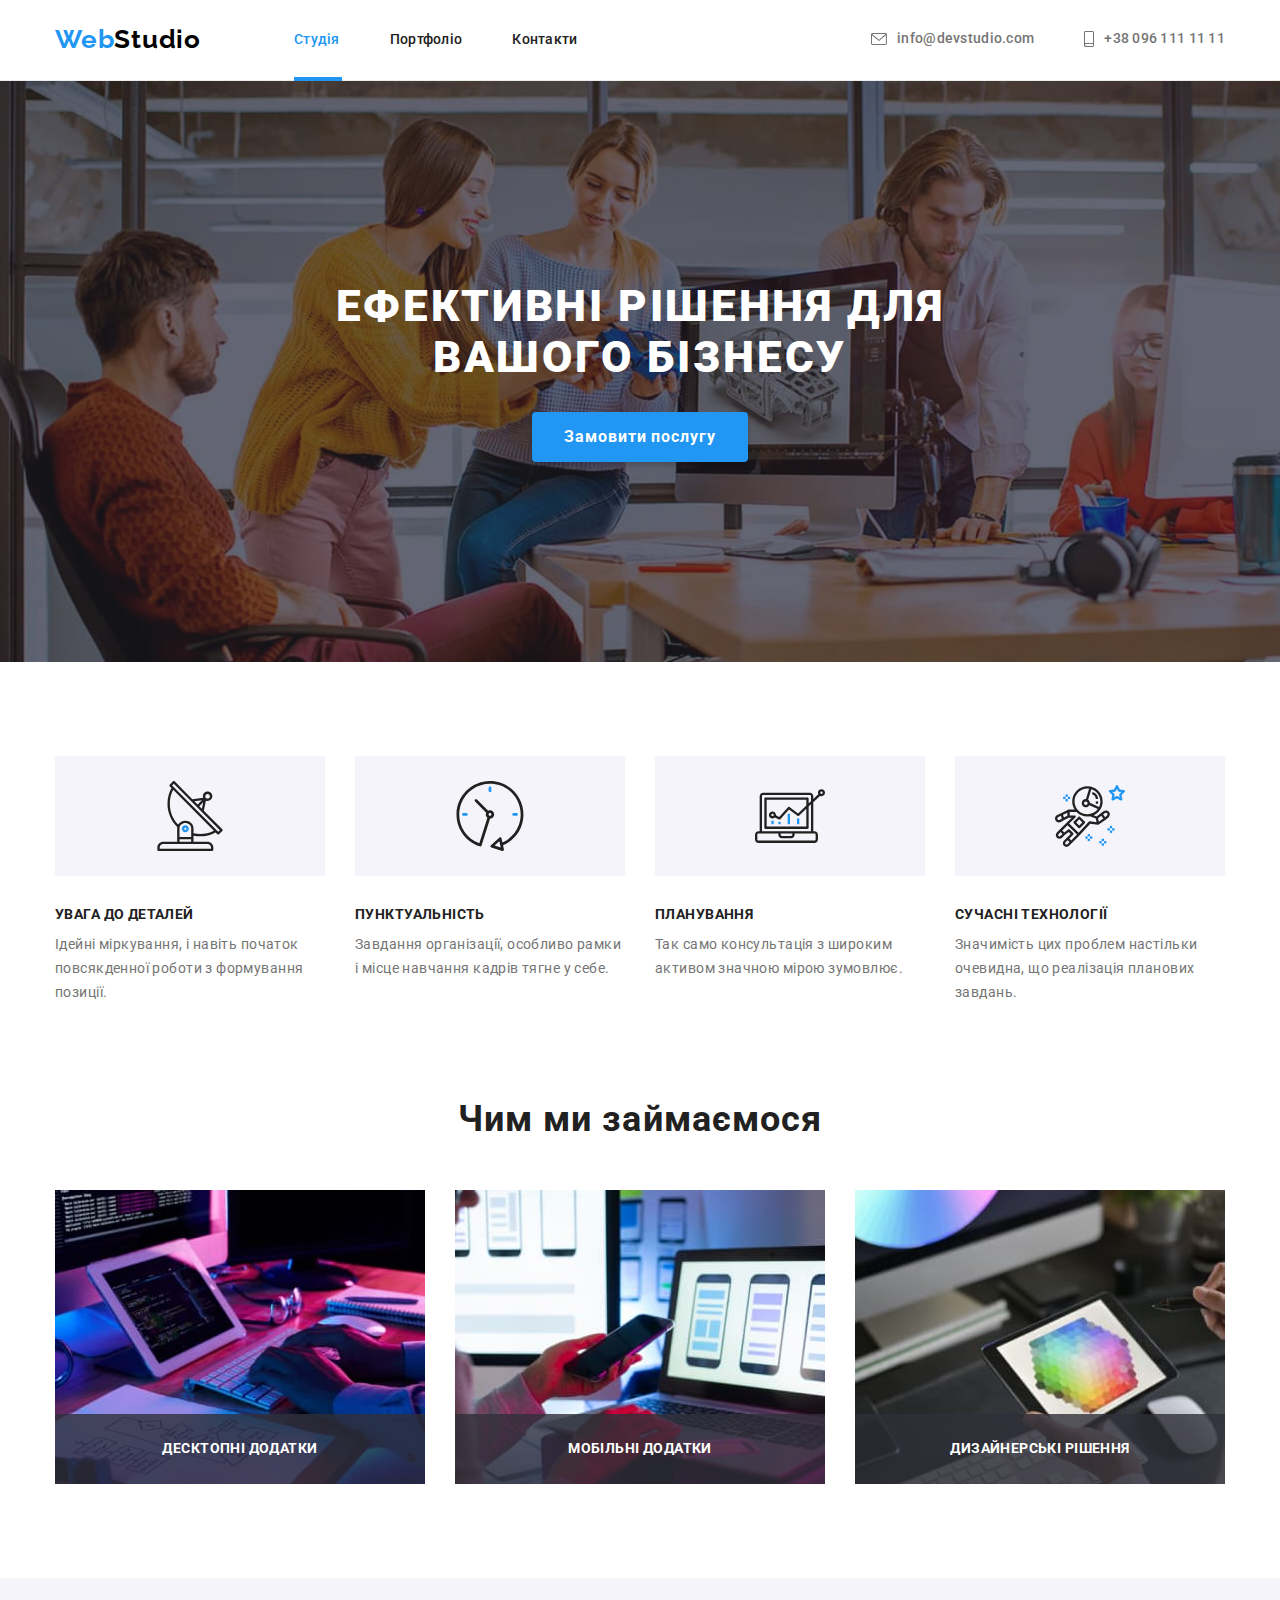
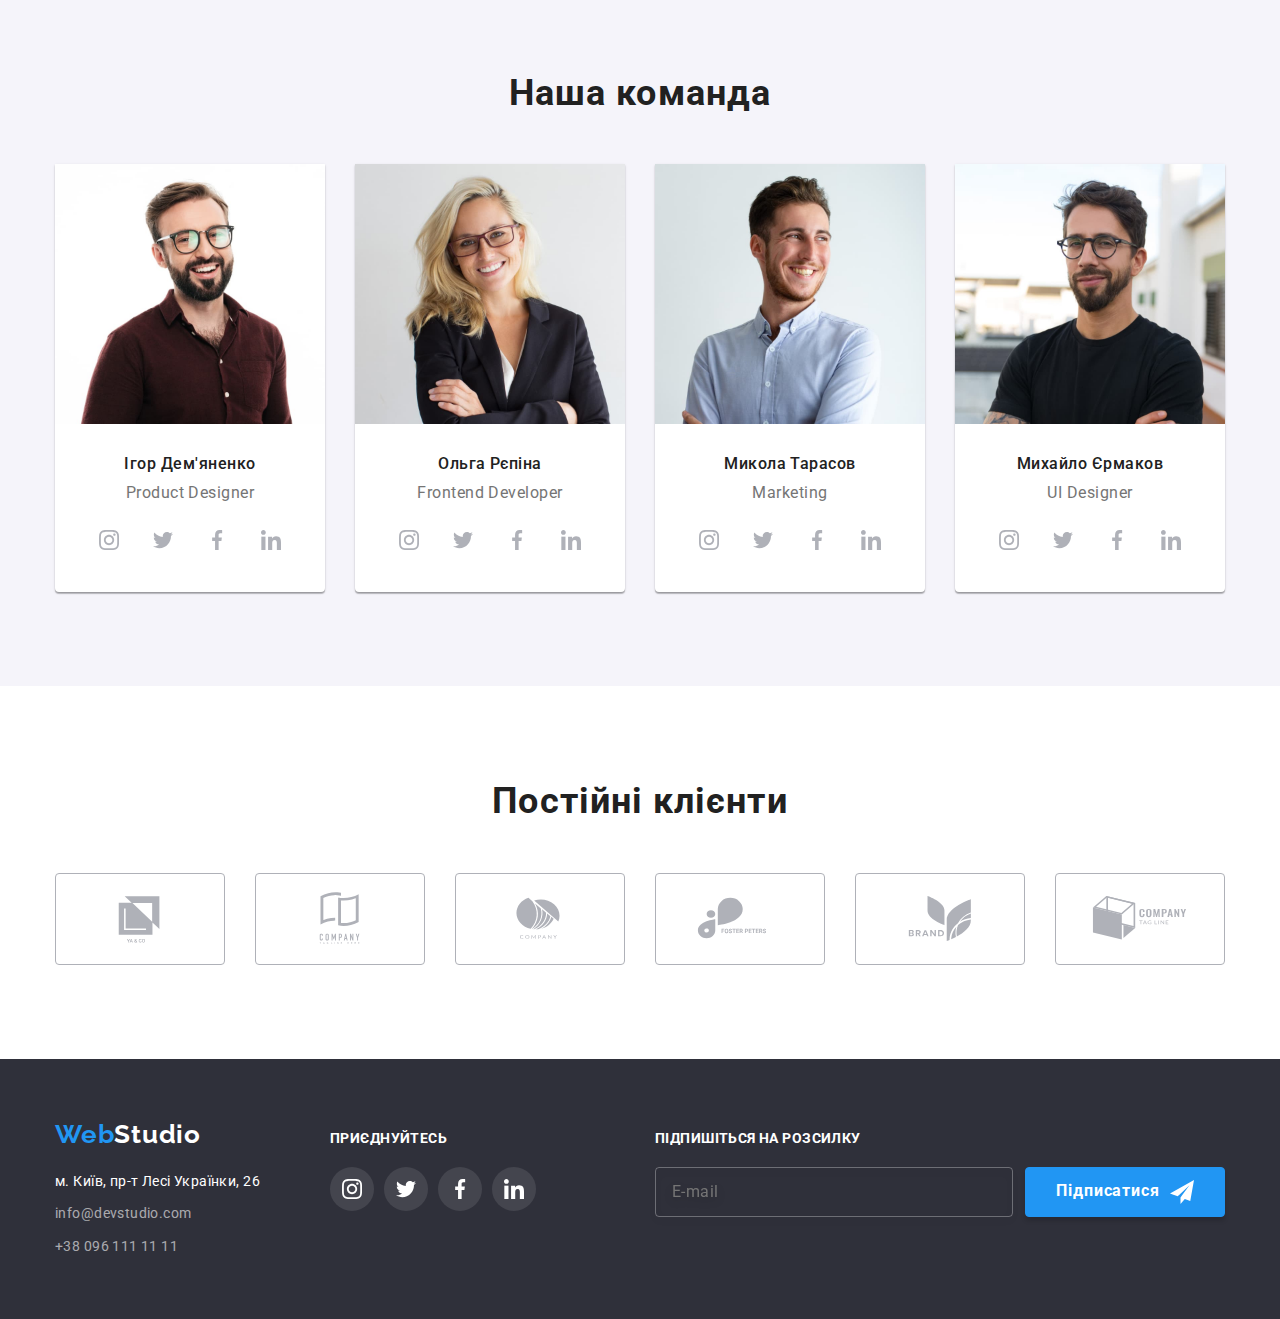
<file: index.html>
<!DOCTYPE html>
<html lang="uk">
<head>
    <meta charset="UTF-8">
    <meta http-equiv="X-UA-Compatible" content="IE=edge">
    <meta name="viewport" content="width=device-width, initial-scale=1.0">
    <title>WebStudio</title>
    <link rel="preconnect" href="https://fonts.googleapis.com">
    <link rel="preconnect" href="https://fonts.gstatic.com" crossorigin>
    <link href="https://fonts.googleapis.com/css2?family=Raleway:wght@700&family=Roboto:wght@400;500;700;900&display=swap" rel="stylesheet">
    <link rel="stylesheet" href="https://cdn.jsdelivr.net/npm/modern-normalize@1.1.0/modern-normalize.min.css">
    <link rel="stylesheet" href="./css/mainstyles.css" />
</head>
<body>
<!-- /* ===================ХЕДЕР ГОЛОВНОЇ СТОРІНКИ==================== */ -->
    <header class="header">
        <div class="container page-header-container">
        <nav class="page-nav">
            <a class="head-web-studio list link" href="./index.html"><span class="first-part">Web</span><span class="second-part">Studio</span></a>
            <ul class="navigation-menu list" >
                <li class="menu-nav-item">
                    <a class="menu-nav-link nav-active link" href="./index.html">Студія</a>
                </li>
                <li class="menu-nav-item">
                    <a class="menu-nav-link link" href="./portofolio.html">Портфоліо</a>
                </li>
                <li class="menu-nav-item">
                    <a class="menu-nav-link link" href="#Контакти">Контакти</a>
                </li>
               
            </ul>
        </nav>
            <!-- контакти -->
                <ul class="contacts-list list">

                    <li class="item-email contact-item">
                        <a class="item-link link" href="mailto:info@devstudio.com"> 
                            <svg aria-label="іконка контактів" class="contact-email-icon"
                            width="16"
                            height="12">
                                <use href="./images/sprite.svg#icon-envelope"></use>
                            </svg>info@devstudio.com
                        </a>
                    </li>
                    <li class="item-tel contact-item">
                        <a class="item-link link" href="tel:+380961111111">
                            <svg aria-label="іконка контактів" class="contact-telephone-icon"
                            width="10"
                            height="16">
                                <use href="./images/sprite.svg#icon-smartphone"></use>
                            </svg>+38 096 111 11 11
                        </a>
                    </li>
                </ul>
        </div>
    </header>
<!----------------========ШАПКА =============-------->
<main>
    <section class="section-decision">
        <div class="container decision">
            <h1 class="title-decision">Ефективні рішення для <br>
                 вашого бізнесу</h1>
                <button data-modal-open class="button-order" type="button">Замовити послугу</button>
        </div>
    </section>

<!-- /* ==========ОСОБЛИВОСТІ=========================== */ -->
    <section class="priorities section">
        <div class="container">
         <h2 class="head-title-priorities">Наші пріоритети</h2>
            <ul class="priorities-list list">
               
                <li class="item-priorities">
                    <div class="features-item">
                            <svg aria-label="іконка пріоритетів" 
                            class="features-icon">
                            <use href="./images/sprite.svg#icon-antenna-1" 
                            width="70"
                            height="70"></use>
                            </svg>
                    </div>
                    <h3 class="title">УВАГА ДО ДЕТАЛЕЙ</h3>
                    <p class="text">Ідейні міркування, і навіть початок повсякденної роботи з формування позиції.</p>
                </li>
                <li class="item-priorities">
                    <div class="features-item">
                            <svg aria-label="іконка пріоритетів" 
                            class="features-icon"
                            width="70"
                            height="70">
                                <use href="./images/sprite.svg#icon-clock-1"></use>
                            </svg>
                    </div>
                    <h3 class="title">ПУНКТУАЛЬНІСТЬ</h3>
                   <p class="text">Завдання організації, особливо рамки і місце навчання кадрів тягне у себе.</p>
                </li>
                <li class="item-priorities">
                    <div class="features-item">
                            <svg aria-label="іконка пріоритетів" 
                            class="features-icon"
                            width="70"
                            height="70">
                                <use href="./images/sprite.svg#icon-diagram-1"></use>
                            </svg>
                    </div>
                    <h3 class="title">ПЛАНУВАННЯ</h3>
                    <p class="text">Так само консультація з широким активом значною мірою зумовлює.</p>
                </li>
                <li class="item-priorities">
                    <div class="features-item">
                            <svg aria-label="іконка пріоритетів" 
                            class="features-icon"
                            width="70"
                            height="70">
                                <use href="./images/sprite.svg#icon-astronaut-1"></use>
                            </svg>
                    </div>
                    <h3 class="title">СУЧАСНІ ТЕХНОЛОГІЇ</h3>
                    <p class="text">Значимість цих проблем настільки очевидна, що реалізація планових завдань.</p>
                </li>
            </ul>
        </div>    
    </section>

<!-- /* =============НАША РОБОТА=============================== */ -->
    <section class="working section">
        <div class="container">
            <h2 class="section-title">Чим ми займаємося</h2>
            <ul class="working-list list">
                <li>
                    <div class="working-space">
                    <img class="working-img" src="./images/computer.jpg" alt="людина працює за комп'ютером" width="370" height="294">
                <p class="working-text">Десктопні додатки</p></div>
                </li>
                <li>
                    <div class="working-space">
                    <img class="working-img" src="./images/tablet.jpg" alt="людина працює за комп'ютером з телефоном" width="370" height="294">
                <p class="working-text">Мобільні додатки</p></div>
                </li>
                <li>
                    <div class="working-space">
                    <img class="working-img" src="./images/telephone.jpg" alt="людина працює з графічним планшетом" width="370" height="294">
                <p class="working-text">Дизайнерські рішення</p></div>
                </li>
            </ul>
        </div>
    </section>
<!-- /* ==================КОМАНДА===================*/ -->
    <section class="team-space section">
        <div class="container">
            <h2 class="section-title">Наша команда</h2>
        <ul class="team-list list">
            <li  class="card">
                    <img src="./images/person4.jpg" 
                    alt="Ігор Дем'яненко">
                <div class="info-team">
                        <h3 class="name"> Ігор Дем'яненко </h3>
                        <p class="position" lang="en">Product Designer</p>
                    <ul class="social-list list">
                        <li class="social-list-item">
                            <a href="" class="social-link-item link">
                                <svg aria-label="іконка-інстаграму" 
                                class="social-icon"
                                >
                                <use href="./images/sprite.svg#icon-instagram-2" width="20"
                                height="20"></use>
                                </svg>
                            </a>
                        </li>
                        <li class="social-list-item">
                            <a href="" class="social-link-item link">
                                <svg aria-label="іконка-твітеру" 
                                class="social-icon"
                                width="20"
                                height="20">
                                <use href="./images/sprite.svg#icon-twitter-1"></use>
                                </svg>
                            </a>
                        </li>
                        <li class="social-list-item">
                            <a href="" class="social-link-item link">
                                <svg aria-label="іконка-фейсбуку" 
                                class="social-icon"
                                width="20"
                                height="20">
                                <use href="./images/sprite.svg#icon-facebook-1"></use>
                                </svg>
                            </a>
                        </li>
                        <li class="social-list-item">
                            <a href="" class="social-link-item link">
                                <svg aria-label="іконка-лінкедін" 
                                class="social-icon"
                                width="20"
                                height="20">
                                <use href="./images/sprite.svg#icon-linkedin-1"></use>
                                </svg>  
                            </a>
                        </li>
                    </ul>
                </div>
                    
                </li>

            <li class="card">
                    <img src="./images/person1.jpg" 
                    alt="Ольга Рєпіна">
                <div class="info-team">
                        <h3 class="name">Ольга Рєпіна</h3> 
                        <p class="position" lang="en">Frontend Developer</p>
                    <ul class="social-list list">
                        <li class="social-list-item link">
                            <a href="" class="social-link-item">
                                <svg aria-label="іконка-інстаграму" class="social-icon"
                                width="20"
                                height="20">
                                <use href="./images/sprite.svg#icon-instagram-2"></use>
                                </svg>
                            </a>
                        </li>
                        <li class="social-list-item">
                            <a href="" class="social-link-item link">
                                <svg aria-label="іконка-твітеру" class="social-icon"
                                width="20"
                                height="20">
                                <use href="./images/sprite.svg#icon-twitter-1"></use>
                                </svg>
                            </a>
                        </li>
                        <li class="social-list-item">
                            <a href="" class="social-link-item link">
                                <svg aria-label="іконка-фейсбуку" class="social-icon"
                                width="20"
                                height="20">
                                <use href="./images/sprite.svg#icon-facebook-1"></use>
                                </svg>
                            </a>
                        </li>
                        <li class="social-list-item">
                            <a href="" class="social-link-item link">
                                <svg aria-label="іконка-лінкедін" class="social-icon"
                                width="20"
                                height="20">
                                <use href="./images/sprite.svg#icon-linkedin-1"></use>
                                </svg>  
                            </a>
                        </li>
                    </ul>
                </div>
            </li>
            <li class="card">
                    <img src="./images/person2.jpg" 
                    alt="Микола Тарасов">
                <div class="info-team">
                        <h3 class="name">Микола Тарасов</h3>
                        <p class="position" lang="en">Marketing</p>
                    <ul class="social-list list">
                        <li class="social-list-item">
                            <a href="" class="social-link-item link">
                                <svg aria-label="іконка-інстаграму" class="social-icon"
                                width="20"
                                height="20">
                                <use href="./images/sprite.svg#icon-instagram-2"></use>
                                </svg>
                            </a>
                        </li>
                        <li class="social-list-item">
                            <a href="" class="social-link-item link">
                                <svg aria-label="іконка-твітеру" class="social-icon"
                                width="20"
                                height="20">
                                <use href="./images/sprite.svg#icon-twitter-1"></use>
                                </svg>
                            </a>
                        </li>
                        <li class="social-list-item">
                            <a href="" class="social-link-item link">
                                <svg aria-label="іконка-фейсбуку" class="social-icon"
                                width="20"
                                height="20">
                                <use href="./images/sprite.svg#icon-facebook-1"></use>
                                </svg>
                            </a>
                        </li>
                        <li class="social-list-item">
                            <a href="" class="social-link-item link">
                                <svg aria-label="іконка-лінкедін" class="social-icon"
                                width="20"
                                height="20">
                                <use href="./images/sprite.svg#icon-linkedin-1"></use>
                                </svg>  
                            </a>
                        </li>
                    </ul>
                </div>
            </li>
            <li class="card">
                    <img src="./images/person3.jpg" 
                    alt="Михайло Єрмаков">
                <div class="info-team">
                        <h3 class="name">Михайло Єрмаков</h3>
                        <p class="position" lang="en">UI Designer</p>
                    <ul class="social-list list">
                        <li class="social-list-item">
                            <a href="" class="social-link-item link">
                                <svg aria-label="іконка-інстаграму" class="social-icon"
                                width="20"
                                height="20">
                                <use href="./images/sprite.svg#icon-instagram-2"></use>
                                </svg>
                            </a>
                        </li>
                        <li class="social-list-item">
                            <a href="" class="social-link-item link">
                                <svg aria-label="іконка-твітеру" class="social-icon"
                                width="20"
                                height="20">
                                <use href="./images/sprite.svg#icon-twitter-1"></use>
                                </svg>
                            </a>
                        </li>
                         <li class="social-list-item">
                            <a href="" class="social-link-item link">
                                <svg aria-label="іконка-фейсбуку" class="social-icon"
                                width="20"
                                height="20">
                                <use href="./images/sprite.svg#icon-facebook-1"></use>
                                </svg>
                            </a>
                        </li>
                        <li class="social-list-item">
                            <a href="" class="social-link-item link">
                                <svg aria-label="іконка-лінкедін" class="social-icon"
                                width="20"
                                height="20">
                                <use href="./images/sprite.svg#icon-linkedin-1"></use>
                                </svg>  
                            </a>
                        </li>
                    </ul>
                </div>  
                    
            </li>
        </ul>
          
        </div>  
    </section>
<!-- ================ПОСТІЙНІ КЛІЄНТИ========================== -->
<section class="section">
    <div class="container">
        <h2 class="section-title">Постійні клієнти</h2>
        <ul class="customer-list list">
            <li class="customer-list-item">
                <a class="customer-link-item link" href="">
                    <svg aria-label="іконки постійних клієнтів" class="customer-icon"
                    width="106"
                    height="60">
                        <use href="./images/sprite.svg#icon-Logo"></use>
                    </svg>
                </a>
            </li>
            <li class="customer-list-item">
                <a class="customer-link-item link" href="">
                <svg aria-label="іконки постійних клієнтів" class="customer-icon"
                width="106"
                    height="60">
                    <use href="./images/sprite.svg#icon-Logo-1"></use>
                </svg>
                </a>

            </li>
            <li class="customer-list-item">    
                <a class="customer-link-item link" href="">
                <svg aria-label="іконки постійних клієнтів" class="customer-icon"
                width="106"
                height="60">
                    <use href="./images/sprite.svg#icon-Logo-2"></use>
                </svg>
                </a>

            </li>
            <li class="customer-list-item">
                <a class="customer-link-item link" href="">
                <svg aria-label="іконки постійних клієнтів" class="customer-icon"
                width="106"
                height="60">
                    <use href="./images/sprite.svg#icon-Logo-3"></use>
                </svg>
                </a>

            </li>
            <li class="customer-list-item">
                <a class="customer-link-item link" href="">
                <svg aria-label="іконки постійних клієнтів" class="customer-icon"
                width="106"
                    height="60">
                    <use href="./images/sprite.svg#icon-Logo-4"></use>
                </svg>
                </a>

            </li>
            <li class="customer-list-item">
                <a class="customer-link-item link" href="">
                <svg aria-label="іконки постійних клієнтів" class="customer-icon"
                width="106"
                    height="60">
                    <use href="./images/sprite.svg#icon-Logo-5"></use>
                </svg>
                </a>

            </li>
        </ul>
    </div>
</section>
<!-- ================ПОСТІЙНІ КЛІЄНТИ========================== -->
</main>
<!-- /* ==============ФУТЕР================================ */-->
    <footer class="footer">
        <div class="container footer-block">
            <address class="fotter-a">
                <a class="footer-web-studio link" href="./index.html"><span class="f-first-part">Web</span><span class="f-second-part">Studio</span></a>
                <ul class="f-contact-list list">
                    <li class="f-contact">
                        <a class=" geo link" href="https://goo.gl/maps/CPtrU1FHBa2aNyZL9" target="_blank" rel="noopener noreferrer nofollow">м. Київ, пр-т Лесі Українки, 26</a>
                    </li>
                    <li class="f-contact">
                        <a class=" bottom-contacts link" href="malito:info@devstudio.com">info@devstudio.com</a>
                    </li>
                    <li class="f-contact">
                        <a class=" bottom-contacts link" href="tel:+380961111111">+38 096 111 11 11</a>
                    </li>
            
                </ul>
            </address>
         <div class="social-media">
            <h3 class="social-title">Приєднуйтесь</h3>
            <ul class="footer-social-list list">
                <li class="footer-social-list-item">
                    <a href="" class="footer-social-link-item link">
                        <svg aria-label="іконка-інстаграму" class="footer-social-icon"
                        width="20"
                        height="20">
                        <use href="./images/sprite.svg#icon-instagram-2"></use>
                        </svg>
                    </a>
                </li>
                <li class="footer-social-list-item">
                    <a href="" class="footer-social-link-item link">
                        <svg aria-label="іконка-твітеру" class="footer-social-icon" 
                        width="20"
                        height="20">
                        <use href="./images/sprite.svg#icon-twitter-1"></use>
                        </svg>
                    </a>
                </li>
                 <li class="footer-social-list-item">
                    <a href="" class="footer-social-link-item link">
                        <svg aria-label="іконка-фейсбуку" class="footer-social-icon" 
                        width="20"
                        height="20">
                        <use href="./images/sprite.svg#icon-facebook-1"></use>
                        </svg>
                    </a>
                </li>
                <li class="footer-social-list-item">
                    <a href="" class="footer-social-link-item link">
                        <svg aria-label="іконка-лінкедін" class="footer-social-icon"
                        width="20"
                        height="20">
                        <use href="./images/sprite.svg#icon-linkedin-1"></use>
                        </svg>  
                    </a>
                </li>
            </ul>
            </div>
            <div class="subscribtion">
                    <p class="title-subscribtion">Підпишіться на розсилку</p>
                    <form class="form-subscribtion">
                        <label class="form-field-subscr">
                            <input type="email"
                            class="input-subscr"
                            placeholder="E-mail"
                            required>
                        </label>
                        <button class="btn-subscr" type="submit">
                                Підписатися 
                                <svg class="icon-subscr">
                                    <use href="./images/sprite.svg#icon-send" ></use>
                                </svg>
                        </button>
                    </form>
            </div>  
        </div>
    </footer>
    <div class="backdrop is-hidden" data-modal>
        <div class="modal">
            <button type="button" class="modal-close-btn" data-modal-close>
                <svg class="modal-close-icon" width="18" height="18">
                    <use class="icon-close" 
                    href="./images/sprite.svg#icon-close-black"  ></use>
                </svg>
            </button>
            <p class="modal-form-title">Залиште свої дані, ми вам передзвонимо</p>
            <form  class="modal-form">
                <label  class="modal-form-field">
                    <span class="modal-tip">Ім'я</span>
                    <span class="modal-form-input-wrapper">
                        <input type="text" 
                        class="modal-input" 
                        required
                        pattern="[a-zA-Zа-яА-ЯіІїЇ]+" 
                        name="user-name">
                        <svg aria-label="Модальна іконка форми" 
                        class="modal-input-icon"
                        width="18"
                        height="18">
                            <use href="./images/sprite.svg#icon-person-black" ></use>
                        </svg>
                </span>
                </label>
                <label  class="modal-form-field">
                    <span class="modal-tip">Телефон</span>
                    <span class="modal-form-input-wrapper"> 
                        <input type="tel" 
                        class="modal-input" 
                        required pattern="[0-9]{3}-[0-9]{3}-[0-9]{2}-[0-9]{2}"
                        name="user-phone"
                        title="xxx-xxx-xx-xx">
                        <svg aria-label="Модальна іконка форми" 
                        class="modal-input-icon"
                        width="18"
                        height="18">
                            <use href="./images/sprite.svg#icon-phone-black"></use>
                        </svg>
                    </span>
                </label>  
                
                <label  class="modal-form-field">
                    <span class="modal-tip">Пошта</span>
                    <span class="modal-form-input-wrapper">
                        <input type="email"
                        class="modal-input"
                        name="user-email">
                        <svg aria-label="Модальна іконка форми"
                        class="modal-input-icon"
                        width="18"
                        height="18">
                            <use href="./images/sprite.svg#icon-email-black"></use>
                        </svg>
                    </span>
                    
                </label>
                <label  class="modal-form-field">
                    <span class="modal-tip">Коментар</span>
                    <textarea name="user-message"  
                    class="modal-form-message"
                    placeholder="Введіть текст" ></textarea>
                </label>
                <label  class="modal-form-checkbox-field">
                    <input type="checkbox" 
                    name="user-policy"
                    class="modal-input-checkbox" required>
                    <svg class="checkbox-icon"
                    aria-label="Галочка для чекбокса">
                        <use class="check-icon-mark"
                        href="./images/sprite.svg#icon-icon-check">

                        </use>
                    </svg>
                    Погоджуюся з розсилкою та приймаю 
                    <a class="modal-input-chexbox-link" href="">Умови договору</a> 
                </label>
                <button type="submit" class="modal-form-submit">Відправити</button>
            </form>
        </div>
    </div>
    <script src="./js/modal.js"></script>
</body>
</html>
</file>
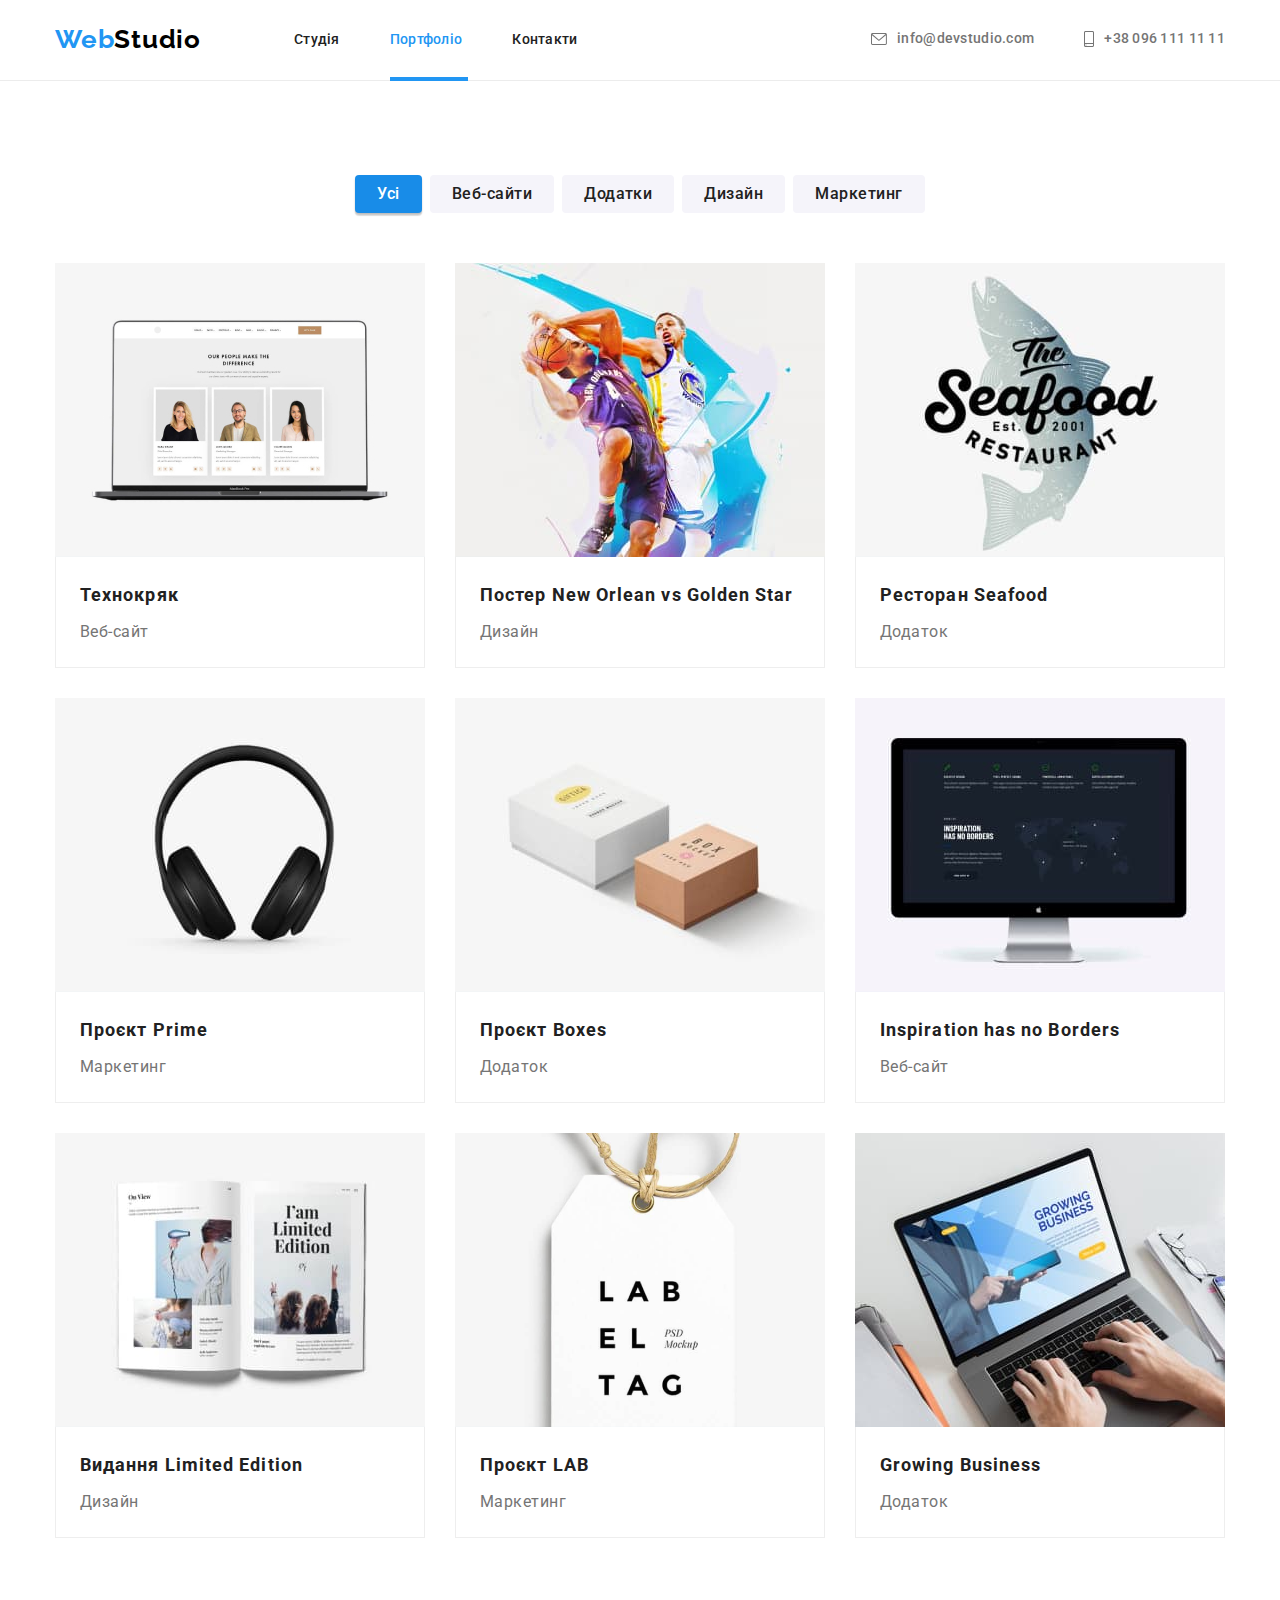
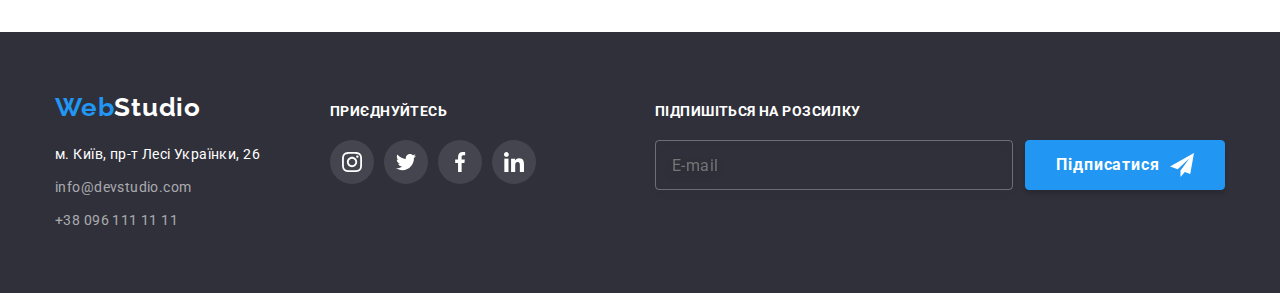
<file: portofolio.html>
<!DOCTYPE html>
<html lang="en">
<head>
    <meta charset="UTF-8">
    <meta http-equiv="X-UA-Compatible" content="IE=edge">
    <meta name="viewport" content="width=device-width, initial-scale=1.0">
    <title>Portofolio</title>
    <link rel="preconnect" href="https://fonts.googleapis.com">
    <link rel="preconnect" href="https://fonts.gstatic.com" crossorigin>
    <link href="https://fonts.googleapis.com/css2?family=Raleway:wght@700&family=Roboto:wght@400;500;700;900&display=swap" rel="stylesheet">
    <link rel="stylesheet" href="https://cdn.jsdelivr.net/npm/modern-normalize@1.1.0/modern-normalize.min.css">
    <link rel="stylesheet" href="./css/mainstyles.css">
</head>
<body>
<!-- /* ===========ХЕДЕР ПОРТФОЛІО================== */ -->
    <header class="header">
        <div class="container page-header-container">
            <nav class="page-nav">
                <a class="head-web-studio link" href="./index.html"><span class="first-part">Web</span><span class="second-part">Studio</span></a>
                <ul class="navigation-menu list">
                    <li class="menu-nav-item">
                        <a class="menu-nav-link link" href="./index.html">Студія</a>
                    </li>
                    <li class="menu-nav-item">
                        <a class="menu-nav-link nav-active f-nav-active link" href="./portofolio.html">Портфоліо</a>
                    </li>
                    <li class="menu-nav-item">
                        <a class="menu-nav-link link" href="#">Контакти</a>
                    </li>
                
                </ul>
                
            </nav>
            <ul class="contacts-list list">
              
                <li class="item-email item-contact">
                     <a href="mailto:info@devstudio.com" class="item-link link">
                        <svg aria-label="іконка контактів" class="contact-email-icon ">
                            <use href="./images/sprite.svg#icon-envelope"></use>
                        </svg>info@devstudio.com
                    </a>
                </li>
                <li class="item-link item-contact">
                     <a href="tel:+380961111111" class="item-link link">
                        <svg aria-label="іконка контактів" class="contact-telephone-icon">
                            <use href="./images/sprite.svg#icon-smartphone"></use>
                        </svg>+38 096 111 11 11
                    </a>
                </li>
            </ul>
            </div>
        </header>
    <main>
        <section class="section">
            <div class="container">
<!-- /* ============КНОПКИ ФІЛЬТРІВ============================== */ -->
                    <ul class="btn-filter list">
                        <li>
                            <button class="button current" type="button">Усі</button>
                        </li>
                        <li>
                            <button class="button" type="button">Веб-сайти</button>
                        </li>
                        <li>
                            <button class="button" type="button">Додатки</button>
                        </li>
                        <li>
                            <button class="button" type="button">Дизайн</button>
                        </li>
                        <li>
                            <button class="button" type="button">Маркетинг</button>
                        </li>
                    </ul> 
<!-- /* ===========ФОТО ПРОЄКТІВ======================== */ -->
                <h1 class="title-projects">Приклади проєктів</h1>
                <ul class="project-list list">
                    <li class="card-project">
                    <a class="card-project-link link" href=""> 
                        <div class="img-overlay">
                            <img src="./images/img (2).jpg" 
                            alt="технокряк">
                            <p class="overlay">Ресурс пропонує комплексні пропозиції
                                з різним рівнем функціоналу та сервісів. 
                                Все це дозволить відвідувачу отримати вичерпні
                                відомості про компанію чи приватну особу.</p>
                        </div>
                        <div class="info-project">
                            <h2 class="h-project">Технокряк</h2>
                            <p class="text-project">Веб-сайт</p>
                        </div>
                    </a>
                    </li>
                    <li class="card-project">
                        <a class="card-project-link link" href="">
                            <div class="img-overlay">
                                <img src="./images/img (2) (1).jpg" 
                            alt="постер">
                            <p class="overlay">Ресурс пропонує комплексні пропозиції
                            з різним рівнем функціоналу та сервісів. 
                            Все це дозволить відвідувачу отримати вичерпні
                            відомості про компанію чи приватну особу.</p>
                        </div>
                        <div class="info-project">
                            <h2 class="h-project">Постер New Orlean vs Golden Star</h2>
                            <p class="text-project">Дизайн</p>
                        </div></a>
                    </li>
                    <li class="card-project">
                        <a class="card-project-link link" href="">
                            <div class="img-overlay">
                            <img src="./images/img (3).jpg" 
                        alt="ресторан">
                        <p class="overlay">Ресурс пропонує комплексні пропозиції
                            з різним рівнем функціоналу та сервісів. 
                            Все це дозволить відвідувачу отримати вичерпні
                            відомості про компанію чи приватну особу.</p>
                        </div>
                        <div class="info-project">
                            <h2 class="h-project">Ресторан Seafood</h2>
                            <p class="text-project">Додаток</p>
                        </div></a>
                    </li>
                    <li class="card-project">
                        <a class="card-project-link link" href="">
                            <div class="img-overlay">
                                <img src="./images/img (4).jpg" 
                        alt="проєкт прайм">
                        <p class="overlay">Ресурс пропонує комплексні пропозиції
                            з різним рівнем функціоналу та сервісів. 
                            Все це дозволить відвідувачу отримати вичерпні
                            відомості про компанію чи приватну особу.</p></div>
                        <div class="info-project">
                            <h2 class="h-project">Проєкт Prime</h2>
                            <p class="text-project">Маркетинг</p>
                        </div></a>
                    </li>
                    <li class="card-project">
                        <a class="card-project-link link" href="">
                            <div class="img-overlay">
                                <img src="./images/img (5).jpg" 
                        alt="проєкт бокс">
                        <p class="overlay">Ресурс пропонує комплексні пропозиції
                            з різним рівнем функціоналу та сервісів. 
                            Все це дозволить відвідувачу отримати вичерпні
                            відомості про компанію чи приватну особу.</p></div>
                        <div class="info-project">
                            <h2 class="h-project">Проєкт Boxes</h2>
                            <p class="text-project">Додаток</p>
                        </div></a>
                    </li>
                    <li class="card-project">
                        <a class="card-project-link link" href="">
                            <div class="img-overlay"><img src="./images/img (6).jpg" 
                        alt="проєкт натхнення немає кордонів">
                        <p class="overlay">Ресурс пропонує комплексні пропозиції
                            з різним рівнем функціоналу та сервісів. 
                            Все це дозволить відвідувачу отримати вичерпні
                            відомості про компанію чи приватну особу.</p></div>
                        <div class="info-project">
                            <h2 class="h-project">Inspiration has no Borders</h2>
                            <p class="text-project">Веб-сайт</p>
                        </div></a>
                    </li>
                    <li class="card-project">
                        <a class="card-project-link link" href="">
                            <div class="img-overlay"><img src="./images/img (1)2.jpg" 
                        alt="лімітоване видання">
                        <p class="overlay">Ресурс пропонує комплексні пропозиції
                            з різним рівнем функціоналу та сервісів. 
                            Все це дозволить відвідувачу отримати вичерпні
                            відомості про компанію чи приватну особу.</p></div>
                        <div class="info-project">
                            <h2 class="h-project">Видання Limited Edition</h2>
                            <p class="text-project">Дизайн</p>
                        </div></a>
                    </li>
                    <li class="card-project">
                        <a class="card-project-link link" href="">
                            <div class="img-overlay"><img src="./images/img.png" 
                        alt="проєкт з маркетингу">
                        <p class="overlay">Ресурс пропонує комплексні пропозиції
                            з різним рівнем функціоналу та сервісів. 
                            Все це дозволить відвідувачу отримати вичерпні
                            відомості про компанію чи приватну особу.</p></div>
                        <div class="info-project">
                            <h2 class="h-project">Проєкт LAB</h2>
                            <p class="text-project">Маркетинг</p>
                        </div></a>
                    </li>
                    <li class="card-project">
                        <a class="card-project-link link" href="">
                            <div class="img-overlay"><img src="./images/img (1).jpg" 
                        alt="додаток для росту бізнесу">
                        <p class="overlay">Ресурс пропонує комплексні пропозиції
                            з різним рівнем функціоналу та сервісів. 
                            Все це дозволить відвідувачу отримати вичерпні
                            відомості про компанію чи приватну особу.</p></div>
                        <div class="info-project">
                            <h2 class="h-project">Growing Business</h2>
                            <p class="text-project">Додаток</p>
                        </div></a>
                    </li>

                </ul>
            </div>
       </section>
    </main>
<!-- /* ====================ФУТЕР ПОРТФОЛІО============*/ -->
    <footer class="footer">
        <div class="container footer-block">
            <address class="fotter-a">
                <a class="footer-web-studio link" href="./index.html"><span class="f-first-part">Web</span><span class="f-second-part">Studio</span></a>
                <ul class="f-contact-list list">
                    <li class="f-contact">
                        <a class=" geo link" href="https://goo.gl/maps/CPtrU1FHBa2aNyZL9" target="_blank" rel="noopener noreferrer nofollow">м. Київ, пр-т Лесі Українки, 26</a>
                    </li>
                    <li class="f-contact">
                        <a class=" bottom-contacts link" href="malito:info@devstudio.com">info@devstudio.com</a>
                    </li>
                    <li class="f-contact">
                        <a class=" bottom-contacts link" href="tel:+380961111111">+38 096 111 11 11</a>
                    </li>
            
                </ul>
            </address>
         <div class="social-media">
            <h3 class="social-title">Приєднуйтесь</h3>
            <ul class="footer-social-list list">
                <li class="footer-social-list-item">
                    <a href="" class="footer-social-link-item link">
                        <svg aria-label="іконка-інстаграму" class="footer-social-icon"
                        width="20"
                        height="20">
                        <use href="./images/sprite.svg#icon-instagram-2"></use>
                        </svg>
                    </a>
                </li>
                <li class="footer-social-list-item">
                    <a href="" class="footer-social-link-item link">
                        <svg aria-label="іконка-твітеру" class="footer-social-icon"
                        width="20"
                        height="20">
                        <use href="./images/sprite.svg#icon-twitter-1"></use>
                        </svg>
                    </a>
                </li>
                 <li class="footer-social-list-item">
                    <a href="" class="footer-social-link-item link">
                        <svg aria-label="іконка-фейсбуку" class="footer-social-icon"
                        width="20"
                        height="20">
                        <use href="./images/sprite.svg#icon-facebook-1"></use>
                        </svg>
                    </a>
                </li>
                <li class="footer-social-list-item">
                    <a href="" class="footer-social-link-item link">
                        <svg aria-label="іконка-лінкедін" class="footer-social-icon"
                        width="20"
                        height="20">
                        <use href="./images/sprite.svg#icon-linkedin-1"></use>
                        </svg>  
                    </a>
                </li>
            </ul>
        </div>
        <div class="subscribtion">
            <p class="title-subscribtion">Підпишіться на розсилку</p>
            <form class="form-subscribtion">
                <label class="form-field-subscr">
                    <input type="email"
                    class="input-subscr"
                    placeholder="E-mail"
                    required>
                </label>
                <button class="btn-subscr" type="submit">
                        Підписатися
                        <svg class="icon-subscr">
                            <use href="./images/sprite.svg#icon-send" ></use>
                        </svg>
                </button>
            </form>
    </div> 
    </div>
    </footer>
    
</body>
</html>
</file>
<file: css/mainstyles.css>
/* ===============КОНСТАНТИ============================ */
:root {
    --primary-font: 'Roboto', sans-serif;
    --secondary-font: 'Raleway', sans-serif;
    --color-white: #ffff;
    --color-light-blue: #2196F3;
    --color-dark-blue: #188CE8;
    --color-dark: #212121;
    --color-light-grey: #757575;
    --color-dark-grey: #2F303A;
    --letter-spacing-normal: 0.03em;
    --color-social-icon: #AFB1B8;
    --transition-dur-and-func: 250ms linear;

}
.link {
    text-decoration: none;
}
.list {
    list-style: none;
}
img {
    display: block;
    max-width: 100%;
    height: auto;
}
button {
    cursor: pointer;
}
h1,
h2,
h3,
h4,
p {
    margin-top: 0;
    margin-bottom: 0;
}
ul {
    margin-top: 0;
    margin-bottom: 0;
    padding-left: 0;
}
.container {
    width: 1200px;
    margin-left: auto;
    margin-right: auto;
    padding-left: 15px;
    padding-right: 15px;
}

/* =============СТУДІЯ============================= */


/* ===================ХЕДЕР ГОЛОВНОЇ СТОРІНКИ==================== */

.page-header-container {
    display: flex; 
    align-items: center; 
    justify-content: space-between;
   
}
.page-nav {
    display: flex;
    align-items: center;
}
.header {
    background-color: var(--color-white);
    padding-top: 24px;
    padding-bottom: 25px;
}

.head-web-studio {
    font-family: var(--secondary-font);
    font-weight: 700;
    font-style: normal;
    font-size: 26px;
    line-height: 1.19;
    letter-spacing: var(--letter-spacing-normal);
    margin-right: 93px;
}
.first-part {
    color: var(--color-light-blue);
}
.second-part {
    color: #000000 ;
}
.navigation-menu {
    display: flex;
    column-gap: 50px;
}
.menu-nav-link {
    font-family: var(--primary-font);
    font-weight: 500;
    font-size: 14px;
    line-height: 1.14;
    letter-spacing: 0.02em;
    color: var(--color-dark);
    transition: color var(--transition-dur-and-func);
}
.menu-nav-link:hover { color:var(--color-dark-blue)}
.menu-nav-link:focus { color:var(--color-dark-blue)} 
/* для обох сторінок */

.nav-active {
    color: var(--color-light-blue);
}

.nav-active::after {
    content: "";
    position: absolute;
    display: block;
    width: 48px;
    height: 4px;
    background: var(--color-light-blue);
    margin-left: auto;
    margin-right: auto;
    margin-top: 28px;
}

/* контакти */
.contacts-list {
    display: flex;
}


.item-email {
    margin-right: 50px;
}
.item-link {
    display: flex;
    align-items: center; 
    font-family: var(--primary-font);
    color: var(--color-light-grey);
    font-weight: 500;
    font-size: 14px;
    line-height: 1.14;
    letter-spacing: 0.02em;
    transition: color var(--transition-dur-and-func);
}
.item-link:hover, 
.item-link:focus { color:var(--color-dark-blue)}

.item-link-icon {
   margin-right: 10px;
}
.item-link:hover .contact-email-icon,
.item-link:focus .contact-email-icon {
    fill: var(--color-light-blue)
}
.item-link:hover .contact-telephone-icon,
.item-link:focus .contact-telephone-icon {
    fill: var(--color-light-blue)
}

.contact-email-icon {
    width: 16px;
    height: 12px;
    fill: var(--color-light-grey);
    margin-right: 10px;
    transition: fill var(--transition-dur-and-func);
}
.contact-telephone-icon {
    width: 10px;
    height: 16px;
    fill: var(--color-light-grey);
    margin-right: 10px;
    transition: fill var(--transition-dur-and-func);
}

/* =========ХЕДЕР ГОЛОВНОЇ СТОРІНКИ=================*/
    
 /* ======================МЕЙН================== */
    
/* ===================ШАПКА==================== */
.section-decision {  
    color: var(--color-white);
    font-family: var(--primary-font);
    padding-top: 200px;
    padding-bottom: 200px;
    display: block;
    text-align: center;
    background-image: linear-gradient(rgba(47, 48, 58, 0.4),
     rgba(47, 48, 58, 0.4)), 
    url("../images/background-header.jpg");
    background-size: cover;
    background-color: var(--color-dark-grey);
    max-width: 1600px; 
    margin: 0 auto; 
}

.title-decision {
    font-family: var(--primary-font);
    font-weight: 900;
    font-size: 44px;
    letter-spacing: 0.06em;
    text-transform: uppercase;
    margin-bottom: 30px;
}
.button-order {
    background-color: var(--color-light-blue);
    color: var(--color-white);
    font-family: var(--primary-font);
    font-weight: 700;
    font-size: 16px;
    line-height: 1.88;
    letter-spacing: 0.06em;
    box-shadow: 0px 4px 4px rgba(0, 0, 0, 0.15);
    border-radius: 4px;
    border: 0;
    padding-top: 10px;
    padding-left: 32px;
    padding-bottom: 10px;
    padding-right: 32px;
    transition: background-color var(--transition-dur-and-func);
}
    .button-order:hover,
    .button-order:focus {
     background-color:var(--color-dark-blue); }
/* ===================ШАПКА==================== */

/* ==========ОСОБЛИВОСТІ=========================== */

.head-title-priorities, 
.visually-hidden {
    position: absolute;
    white-space: nowrap;
    width: 1px;
    height: 1px;
    overflow: hidden;
    border: 0;
    padding: 0;
    clip: rect(0 0 0 0);
    clip-path: inset(50%);
    margin: -1px;
}
    
.features-item {
    background-color: #F5F4FA;
    display: flex;
    align-items: center;
    justify-content: center;
    width: 270px;
    height: 120px;
    margin-bottom: 30px;
}
.features-icon {
    width: 70px;
    height: 70px;
}

.priorities {
    font-family: var(--primary-font);
    font-size: 14px;
    letter-spacing: var(--letter-spacing-normal);
}
    
.priorities-list {
    display: flex;
    flex-wrap: wrap;
    column-gap: 30px;
}
.item-priorities {
    flex-basis: calc((100% - 90px) / 4);
}
.title {   
    font-size: 14px;
    font-weight: 700;
    line-height: 16px;
    text-transform: uppercase;
    color: var(--color-dark);
}
.text {   
    line-height: 24px;            
    color: var(--color-light-grey);
    margin-top: 10px;
}
/* ==========ОСОБЛИВОСТІ=========================== */



/* =============НАША РОБОТА=============================== */

.section {
    padding-top: 94px;
    padding-bottom: 94px;
}
.working {
    padding-top: 0;
}

.section-title {
    font-family: var(--primary-font);
    font-weight: 700;
    font-size: 36px;
    line-height: 1.17;
    text-align: center;
    letter-spacing: var(--letter-spacing-normal);
    color: var(--color-dark);
    margin-bottom: 50px;
}
.working-list {
    display: flex;
    justify-content: space-between;
}
.working-space {
    position: relative;
}
.working-text {
    display: flex;
    justify-content: center;
    padding-top: 27px;
    padding-bottom: 27px;
    background: rgba(47, 48, 58, 0.8);
    font-family: var(--primary-font);
    font-weight: 700;
    font-size: 14px;
    line-height: 1.14;
    letter-spacing: var(--letter-spacing-normal);
    text-transform: uppercase;
    color: var(--color-white);
    position: absolute;
    bottom: 0;
    left: 0; 
    width: 100%;
    

}
/* =============НАША РОБОТА=============================== */

/* ==================КОМАНДА===================*/
.team-space {
    background-color: #F5F4FA;
}
.team-list {
    display: flex;
    justify-content: space-between;
}
.card {
    background-color: var(--color-white);  
    font-family: var(--primary-font);
    font-size: 16px;
    line-height: 1.19;
    letter-spacing: var(--letter-spacing-normal);
    align-items: center;
    box-shadow: 0px 1px 3px rgba(0, 0, 0, 0.12), 0px 1px 1px rgba(0, 0, 0, 0.14), 0px 2px 1px rgba(0, 0, 0, 0.2);
    border-radius: 0px 0px 4px 4px;
    flex-basis: calc((100% - 90px) / 4);
}
.info-team {
    display: block;
    text-align: center;
    align-items: center;
    padding-top: 30px;
    padding-bottom: 30px;
}
.name {
    font-weight: 500;
    font-size: 16px;
    color: var(--color-dark);
    margin-bottom: 10px;
}
.position {
    font-weight: 400;
    color: var(--color-light-grey); 

}

.social-list {
    display: flex;
    justify-content: center;
    column-gap: 10px;
    margin-top: 16px;
}
.social-link-item {
    display: flex;
    align-items: center;
    justify-content: center;
    width: 44px;
    height: 44px;
    border-radius: 50%;
    background-color: var(--color-white);
    fill: var(--color-social-icon);
    transition: background-color var(--transition-dur-and-func);  
}
.social-icon {
    width: 20px;
    height: 20px;
    transition: fill var(--transition-dur-and-func); 
}
.social-link-item:hover,
.social-link-item:focus {
    background-color: var(--color-light-blue);
}
.social-link-item:hover .social-icon,
.social-link-item:focus .social-icon {
    fill: var(--color-white);
}
/* ==================КОМАНДА===================*/


/* <!-- ================ПОСТІЙНІ КЛІЄНТИ========================== --> */
.customer-list {
    display: flex;
    column-gap: 30px;
}
.customer-list-item {
    flex-basis: calc((100% - 150px) / 6);
}
.customer-link-item {
    display: flex;
    align-items: center;
    justify-content: center;
    height: 92px;
    border: 1px solid #AFB1B8;
    border-radius: 4px;
    transition: border var(--transition-dur-and-func);
}
.customer-link-item:hover .customer-icon,
.customer-link-item:focus .customer-icon {
    fill: var(--color-light-blue)
}
.customer-link-item:hover,
.customer-link-item:focus {
    border: 1px solid #2196F3;
}
.customer-icon {
    width: 106px;
    height: 60px;
    fill: #AFB1B8;
    transition: fill var(--transition-dur-and-func);
}


/* <!-- ================ПОСТІЙНІ КЛІЄНТИ========================== --> */

/* ==============ФУТЕР================================ */
.footer {
    background-color: var(--color-dark-grey);
    padding-top: 60px;
    padding-bottom: 60px;
    display: flex;
    }
.fotter-a {
    font-style: normal;
    margin-right: 70px;

}
.footer-block {
    display: flex;
    align-items: baseline;
}

.footer-web-studio {
    display: inline-block;
    font-family: var(--secondary-font);
    font-weight: 700;
    font-size: 26px;
    line-height: 1.19;
    letter-spacing: var(--letter-spacing-normal);
    margin-bottom: 20px;
}
.f-first-part {
    color: var(--color-light-blue);
}
.f-second-part {
    color: var(--color-white) ;
}
.f-contact-list {
  display: inline;
}

.f-contact:not(:last-child) {
  margin-bottom: 9px;
}
.geo,
.bottom-contacts {
    font-family: var(--primary-font);
    font-size: 14px;
    line-height: 1.71;
    letter-spacing: var(--letter-spacing-normal);
    transition: color var(--transition-dur-and-func);
}
.geo {
    color: var(--color-white);  
}
.bottom-contacts {
    color: #ffffff99;
}
.geo:hover { color:var(--color-dark-blue)}
.bottom-contacts:hover { color:var(--color-dark-blue)}

.geo:focus { color:var(--color-dark-blue)} 
.bottom-contacts:focus { color:var(--color-dark-blue)} 


.social-title {
    font-family: var(--primary-font);
    font-weight: 700;
    font-size: 14px;
    line-height: 1.14;
    letter-spacing: var(--letter-spacing-normal);
    text-transform: uppercase;
    color: #FFFFFF;
    margin-bottom: 20px;
}
.footer-social-list {
    display: flex;
    column-gap: 10px;
}
.footer-social-link-item {
    display: flex;
    align-items: center;
    justify-content: center;
    width: 44px;
    height: 44px;
    border-radius: 50%;
    background-color: var(--color-dark-grey);
    background: rgba(255, 255, 255, 0.1); 
    fill: var(--color-white);
    transition: background-color var(--transition-dur-and-func);
    
}
.footer-social-icon {
    width: 20px;
    height: 20px;
    transition: fill var(--transition-dur-and-func);
}
.footer-social-link-item:hover,
.footer-social-link-item:focus {
    background-color: var(--color-light-blue);
}
.footer-social-link-item:hover .footer-social-icon,
.footer-social-link-item:focus .footer-social-icon {
    fill: var(--color-white);
}
/* ==============ФУТЕР================================ */






/* ===========================PORTOFOLIO====================== */


/* ===========ХЕДЕР ПОРТФОЛІО================== */

.page-header-container {
    display: flex; 
    align-items: center; 
    justify-content: space-between;
   
}
.page-nav {
    display: flex;
    align-items: center;
}
.header {
    background-color: var(--color-white);
    padding-top: 24px;
    padding-bottom: 25px;  
    border-bottom: 1px solid #ECECEC;
}

.head-web-studio {
    font-family: var(--secondary-font);
    font-weight: 700;
    font-style: normal;
    font-size: 26px;
    line-height: 1.19;
    letter-spacing: var(--letter-spacing-normal);
    margin-right: 93px;
}
.first-part {
    color: var(--color-light-blue);
}
.second-part {
    color: #000000 ;
}
.navigation-menu {
    display: flex;
    column-gap: 50px;
}

.menu-nav-link {
    font-family: var(--primary-font);
    font-weight: 500;
    font-size: 14px;
    line-height: 1.14;
    letter-spacing: 0.02em;
    color: var(--color-dark);
    transition: color var(--transition-dur-and-func);
}
.menu-nav-link:hover { color:var(--color-dark-blue)}
.menu-nav-link:focus { color:var(--color-dark-blue)} 

.nav-active {
    color: var(--color-light-blue);
}

.f-nav-active::after {
    content: "";
    position: absolute;
    display: block;
    width: 78px;
    height: 4px;
    background: var(--color-light-blue);
    margin-left: auto;
    margin-right: auto;
    margin-top: 28px;
}


/* ===========ХЕДЕР ПОРТФОЛІО================== */

    
/* ============КНОПКИ ФІЛЬТРІВ============================== */
.title-projects, 
.visually-hidden {
    position: absolute;
    white-space: nowrap;
    width: 1px;
    height: 1px;
    overflow: hidden;
    border: 0;
    padding: 0;
    clip: rect(0 0 0 0);
    clip-path: inset(50%);
    margin: -1px;
}

.btn-filter {
    display: flex;
    flex-wrap: wrap;
    column-gap: 8px;
    align-items: center;
    justify-content: center;
    margin-bottom: 50px;

}
.button {
    background-color: #F5F4FA;
    color: var(--color-dark);
    border-radius: 4px;
    border: none;
    font-family: var(--primary-font);
    font-weight: 500;
    font-size: 16px;
    line-height: 1.63;
    text-align: center;
    letter-spacing: var(--letter-spacing-normal);
    padding-left: 22px;
    padding-right: 22px;
    padding-top: 6px;
    padding-bottom: 6px;
    transition: color var(--transition-dur-and-func), 
    background-color var(--transition-dur-and-func), 
    box-shadow var(--transition-dur-and-func); 
}
.current {
    background-color:var(--color-dark-blue);
    color: var(--color-white);
    box-shadow: 0px 3px 1px rgba(0, 0, 0, 0.1),
    0px 1px 2px rgba(0, 0, 0, 0.08),
    0px 2px 2px rgba(0, 0, 0, 0.12); 
}

.button:hover,
.button:focus  { 
background-color:var(--color-dark-blue);
color: var(--color-white);
box-shadow: 0px 3px 1px rgba(0, 0, 0, 0.1),
 0px 1px 2px rgba(0, 0, 0, 0.08),
 0px 2px 2px rgba(0, 0, 0, 0.12);  }

/* ============КНОПКИ ФІЛЬТРІВ============================== */

/* ===========ФОТО ПРОЄКТІВ======================== */

.project-list {
    display: flex;
    flex-wrap: wrap;
    gap: 30px;
}
.card-project {
    flex-basis: calc((100% - 60px) / 3);
   
}
.card-project-link {
    display: block;
    transition: box-shadow var(--transition-dur-and-func);
}
.card-project-link:hover { 
box-shadow: 0px 1px 1px rgba(0, 0, 0, 0.12), 0px 4px 4px rgba(0, 0, 0, 0.06), 1px 4px 6px rgba(0, 0, 0, 0.16);}
.card-project-link:focus { 
box-shadow: 0px 1px 1px rgba(0, 0, 0, 0.12), 0px 4px 4px rgba(0, 0, 0, 0.06), 1px 4px 6px rgba(0, 0, 0, 0.16);}
.img-overlay {
    position: relative;
    overflow: hidden;
}
.overlay {
    display: flex;
    align-items: center;
    justify-content: center;
    position: absolute;
    background: rgba(33, 150, 243, 0.9);
    font-family: var(--primary-font);
    font-weight: 400;
    font-size: 18px;
    line-height: 1.56;
    letter-spacing: var(--letter-spacing-normal);
    color: #FFFFFF;
    padding-left: 24px;
    padding-right: 24px;
   
    width: 100%;
    height: 100%;
    transform: translateY(100%);
    top: 0;
    left: 0;
    transition: var(--transition-dur-and-func);
}
.card-project-link:hover .overlay,
.card-project-link:focus .overlay {
    transform: translateY(0%);
   
}
.info-project {
    display: block;
    padding-left: 24px;
    padding-top: 20px;
    padding-bottom: 20px;
    padding-right: 24px;
    border-bottom: 1px solid #EEEEEE;
    border-left: 1px solid #EEEEEE;
    border-right: 1px solid #EEEEEE;
}
.h-project {
    font-family: var(--primary-font);
    font-weight: 700;
    font-size: 18px;
    line-height: 2;
    letter-spacing: 0.06em;
    color: var(--color-dark);
    margin-bottom: 4px;
}
.text-project {
    font-family: var(--primary-font);
    font-size: 16px;
    line-height: 1.88;
    letter-spacing: var(--letter-spacing-normal);
    color: var(--color-light-grey);

}
/* ===========ФОТО ПРОЄКТІВ======================== */


/* ====================ФУТЕР ПОРТФОЛІО============*/
.footer {
    background-color: var(--color-dark-grey);
    padding-top: 60px;
    padding-bottom: 60px;
}

.footer-a {
    font-style:normal;
 }   
.f-first-part {
    color: var(--color-light-blue);
}
.f-second-part {
    color: var(--color-white) ;
}



.geo,
.bottom-contacts {
    font-family: var(--primary-font);
    font-size: 14px;
    line-height: 1.71;
    letter-spacing: var(--letter-spacing-normal);
    transition: color var(--transition-dur-and-func);
}
.geo {
    color: var(--color-white);  
}
.bottom-contacts { 
    color: #ffffff99; 
}
.geo:hover, 
.geo:focus,
.bottom-contacts:hover, 
.bottom-contacts:focus   { 
    color:var(--color-dark-blue);
}
/* ====================ФУТЕР ПОРТФОЛІО============*/

/* ================РОЗСИЛКА=================== */
.subscribtion {
   margin-left: auto;

}
.title-subscribtion {
    font-family: var(--primary-font);
    font-weight: 700;
    font-size: 14px;
    line-height: 1.14;
    letter-spacing: var(--letter-spacing-normal);
    text-transform: uppercase;
    color: var(--color-white); 
    margin-bottom: 20px;
}
.form-subscribtion {
    display: flex; 

}
.input-subscr {
    font-family: var(--primary-font);
    font-weight: 400;
    font-size: 16px;
    line-height: 0.8;
    display: flex;
    align-items: center;
    min-width: 358px;
    min-height: 50px;
    letter-spacing: var(--letter-spacing-normal);
    color: #ffffff99;
    background-color: transparent;
    border: 1px solid rgba(255, 255, 255, 0.3);
    filter: drop-shadow(0px 4px 4px rgba(0, 0, 0, 0.15));
    border-radius: 4px;
    padding-left: 16px;
}
.btn-subscr {
    display: flex;
    justify-content: center;
    align-items: center;
    background: var(--color-light-blue);
    box-shadow: 0px 4px 4px rgba(0, 0, 0, 0.15);
    border-radius: 4px;
    min-width: 200px;
    min-height: 50px;
    border: 1px solid var(--color-light-blue);
    margin-left: 12px;
    font-family: var(--primary-font);
    font-weight: 700;
    font-size: 16px;
    line-height: 0.53;
    letter-spacing: 0.06em;
    color: var(--color-white);
    transition: background-color var(--transition-dur-and-func);
}
.btn-subscr:hover,
.btn-subscr:focus {
    background-color: var(--color-dark-blue);
}
.icon-subscr {
    width: 24px;
    height: 24px;
    margin-left: 10px;
}





/* ====================BACKDROP/MODAL WINDOW============*/

.backdrop {
    position: fixed;
    top: 0;
    left: 0;
    width: 100%;
    height: 100%;
    background-color:  rgba(0, 0, 0, 0.2);
    z-index: 100;
    transition: visibility 250ms ease, opacity 250ms ease;
}
.backdrop.is-hidden {
    visibility: hidden;
    opacity: 0;
    pointer-events: none;
}
.modal {
    position: absolute;
    top: 50%;
    left: 50%;
    transform: translate(-50%, -50%);
    width: 528px;
    padding: 40px;
    background-color: var(--color-white);
}
.modal-form {
    display: flex;
    flex-direction: column;
}
.modal-form-field {
    margin-bottom: 10px;
}
.modal-close-btn {
    position: absolute;
    top: 8px;
    right: 8px; 
    display: flex;
    align-items: center;
    justify-content: center;
    width: 30px;
    height: 30px;
    background-color: var(--color-white);
    border: 1px solid rgba(0, 0, 0, 0.1);
    border-radius: 50%;
    padding: 0;
    transition: fill var(--transition-dur-and-func);
    
}
.modal-input-icon {
    transition: fill var(--transition-dur-and-func);
}
.modal-close-btn:hover .modal-close-icon,
.modal-close-btn:focus .modal-close-icon {
    fill: var(--color-light-blue)
}
 /* Форма */
.modal-form-title {
    font-family: var(--primary-font);
    font-weight: 700;
    font-size: 20px;
    line-height: 1.17;
    text-align: center;
    letter-spacing: var(--letter-spacing-normal);
    color: var(--color-dark);
    margin-bottom: 12px;
}
.modal-tip {
    font-family: var(--primary-font);
    font-weight: 400;
    font-size: 12px;
    line-height: 0.86;
    letter-spacing: 0.01em;
    color: var(--color-light-grey); 
    display: block;
    margin-bottom: 4px;
}
.modal-form-input-wrapper {
    position: relative;
}
.modal-input {
    font-size: 12px;
    width: 100%;
    height: 40px;
    border: 1px solid rgba(33, 33, 33, 0.2);
    border-radius: 4px;
    padding-left: 42px;
    cursor: text;
    transition: border-color var(--transition-dur-and-func);
}
.modal-input:focus,
.modal-input:hover {
    border-color: var(--color-light-blue);
    outline: none;
}
.modal-input-icon {
    display: block;
    width: 18px;
    height: 18px;
    position: absolute;
    top: 50%;
    left: 12px;
    transform: translateY(-50%);
    transition: fill var(--transition-dur-and-func);
}

.modal-input:focus + .modal-input-icon {
    fill: var(--color-light-blue);
}
.modal-input:hover + .modal-input-icon {
    fill: var(--color-light-blue);
}
/* Коментар */
.modal-form-message {
    width: 100%;
    height: 120px;
    border: 1px solid rgba(33, 33, 33, 0.2);
    border-radius: 4px;
    padding: 12px 16px;
    resize: none;
    margin-bottom: 20px;
    transition: border-color var(--transition-dur-and-func);
    font-size: 12px;

}
.modal-form-message:hover,
.modal-form-message:focus {
    border-color: var(--color-dark-blue);
    outline: none;
}
/* Чекбокс */
.modal-form-checkbox-field {
    font-family: var(--primary-font);
    font-weight: 400;
    font-size: 14px;
    line-height: 0.58;
    letter-spacing: var(--letter-spacing-normal);
    color: var(--color-light-grey); 
    margin-bottom: 30px;
    display: flex;
    align-self: baseline;
    padding-left: 12px;
    
}
.modal-input-checkbox {
    appearance: none;
    position: absolute;
}
.modal-input-chexbox-link {
    color: var(--color-light-blue);
   
}
.checkbox-icon {
    width: 16px;
    height: 15px;
    border: 2px solid var(--color-dark);
    border-radius: 2px;
    cursor: pointer;
    margin-right: 6px;
}
.check-icon-mark {
    display: none;
}
.modal-input-checkbox:checked + .checkbox-icon .check-icon-mark {
    display: block;
}
.modal-input-checkbox:focus + .checkbox-icon {
    border-color:var(--color-light-blue);} 
.modal-input-checkbox:checked + .checkbox-icon { 
    border-color:var(--color-light-blue);}
/* Кнопка прийняти */
.modal-form-submit {
    font-family: var(--primary-font);
    font-weight: 700;
    font-size: 16px;
    line-height: 0.53;
    letter-spacing: 0.06em;
    color: var(--color-white);
    background-color: var(--color-light-blue);
    min-width: 200px;
    min-height: 50px;
    box-shadow: 0px 4px 4px rgba(0, 0, 0, 0.15);
    border-radius: 4px;
    border: none;
    transition: background-color var(--transition-dur-and-func);
    align-self: center;
}
.modal-form-submit:hover,
.modal-form-submit:focus {
    background-color: var(--color-dark-blue);
}
</file>
